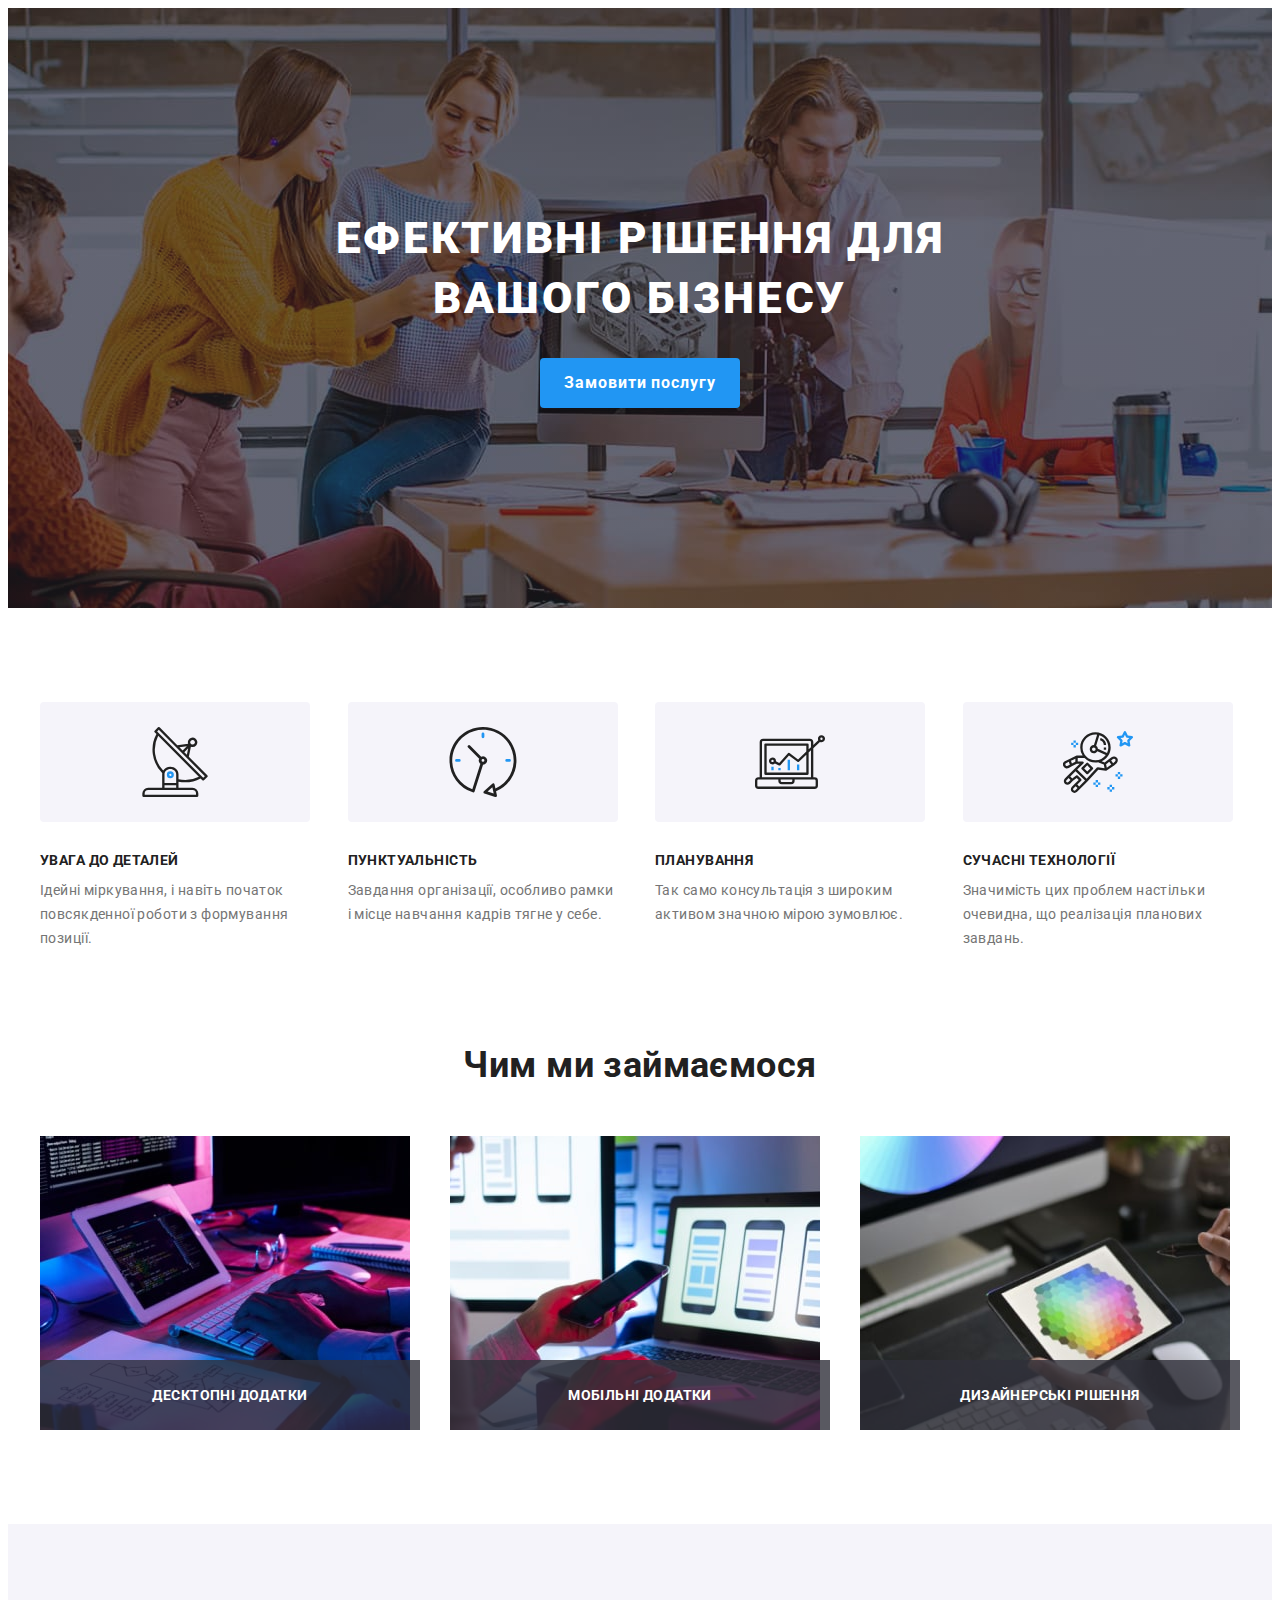
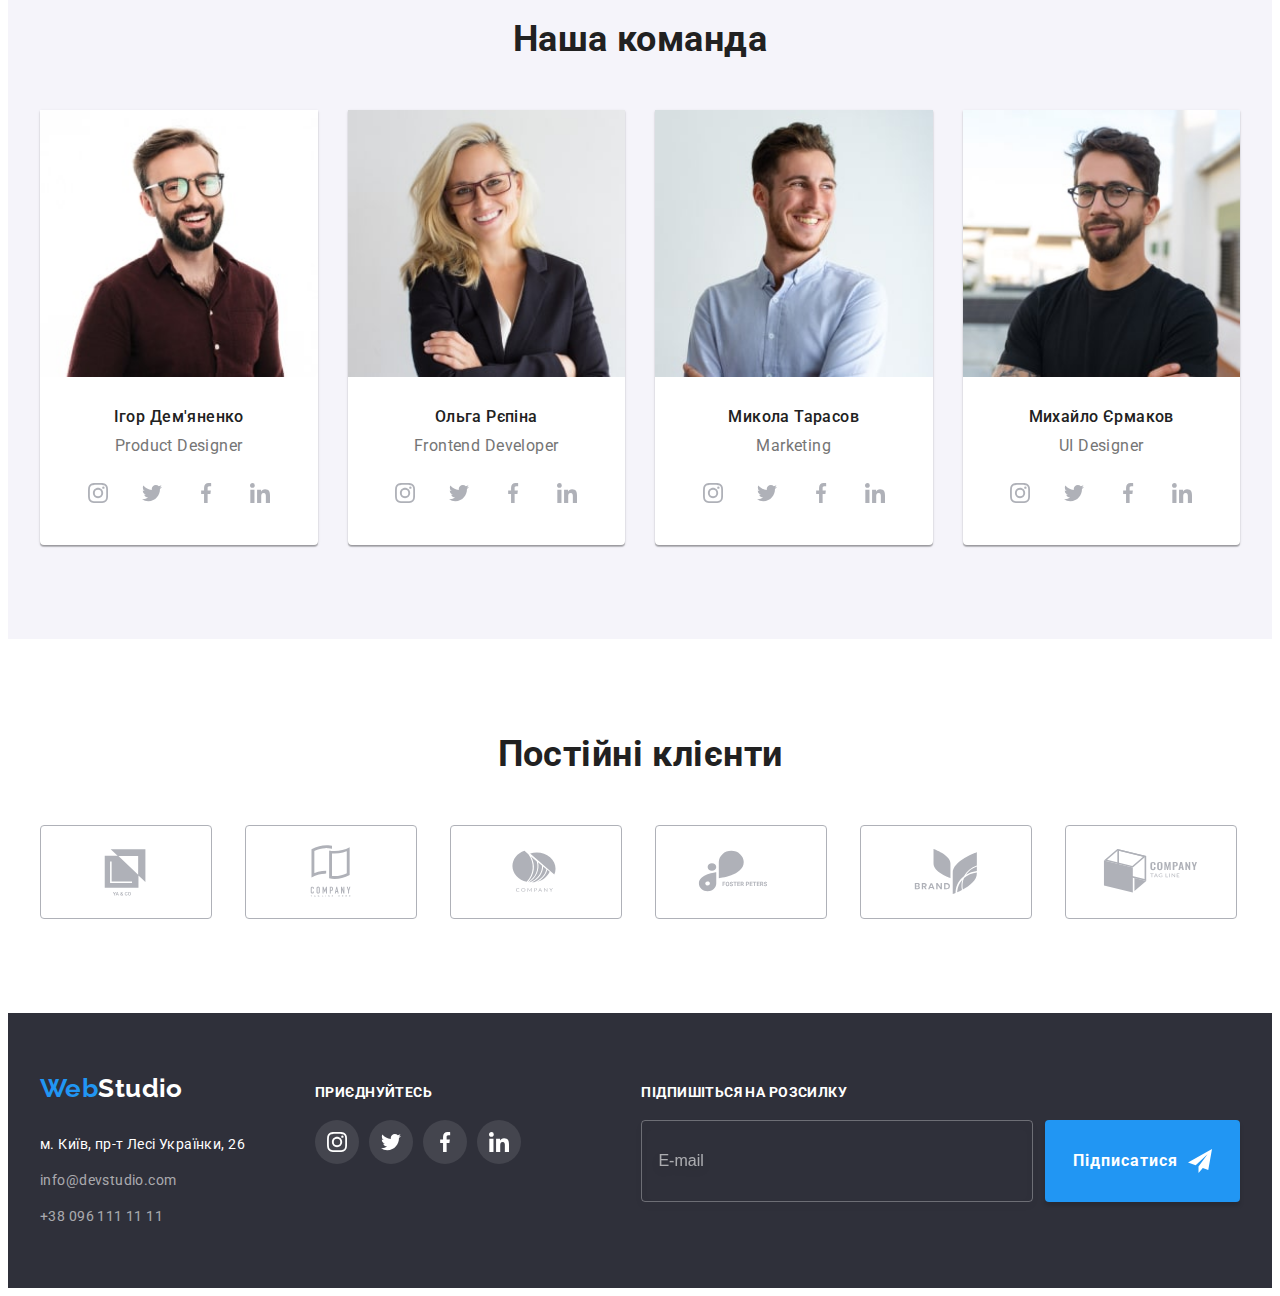
<file: index.html>
<!DOCTYPE html>
<html lang="uk">

<head>
	<meta charset="UTF-8" />
	<meta http-equiv="X-UA-Compatible" content="IE=edge" />
	<meta name="viewport" content="width=device-width, initial-scale=1.0" />
	<title>Студія</title>

	<!-- Modern normalize -->
	<link rel="stylesheet" href="https://cdnjs.cloudflare.com/ajax/libs/modern-normalize/1.1.0/modern-normalize.min.css"
		integrity="sha512-wpPYUAdjBVSE4KJnH1VR1HeZfpl1ub8YT/NKx4PuQ5NmX2tKuGu6U/JRp5y+Y8XG2tV+wKQpNHVUX03MfMFn9Q=="
		crossorigin="anonymous" referrerpolicy="no-referrer" />

	<!-- Fonts -->
	<link rel="preconnect" href="https://fonts.googleapis.com" />
	<link rel="preconnect" href="https://fonts.gstatic.com" crossorigin />
	<link href="https://fonts.googleapis.com/css2?family=Raleway:wght@700&family=Roboto:wght@400;500;700;900&display=swap"
		rel="stylesheet" />

	<!-- Custom styles -->
	<link rel="stylesheet" href="./css/main.min.css">
</head>

<body>
	<!-- Header -->
	<header>
		<!-- Navigation -->
		<!-- <div class="container header__nav">
			<nav class="nav">
				<a href="./index.html" class="logo header__logo link">
					Web<span class="header__logo--black">Studio</span>
				</a>
				<ul class="nav__list list">
					<li class="nav__item">
						<a class="nav__link nav__link--current link" href="./index.html">Студія</a>
					</li>
					<li class="nav__item">
						<a class="nav__link link" href="./portfolio.html">Портфоліо</a>
					</li>
					<li class="nav__item">
						<a class="nav__link link" href="">Контакти</a>
					</li>
				</ul>
			</nav> -->
		<!-- Contacts -->
		<!-- <ul class="header__contacts list">
				<li class="contacts__item">
					<a class="contacts__link link" href="mailto:info@devstudio.com">
						<svg class="contact__icons" width="16" height="12">
							<use href="./images/icons.svg#envelope"></use>
						</svg>
						info@devstudio.com
					</a>
				</li>
				<li class="contacts__item">
					<a class="contacts__link link" href="tel:+380961111111">
						<svg class="contact__icons" width="10" height="16">
							<use href="./images/icons.svg#smartphone"></use>
						</svg>
						+38 096 111 11 11
					</a>
				</li>
			</ul> -->
		</div>
	</header>
	<main>
		<!-- Hero -->
		<section class="hero">
			<div class="container">
				<h1 class="hero__title">Ефективні рішення для<br> вашого бізнесу</h1>
				<button class="hero__btn" type="button" data-modal-open>Замовити послугу</button>
			</div>
		</section>
		<!-- Features -->
		<section class="features">
			<div class="container">
				<h2 class="section__title visually-hidden">Особливості</h2>
				<ul class="features__list list card__set">
					<li class="features__item card__set-item">
						<div class="features__container">
							<svg class="features__icons" width="70" height="70">
								<use href="./images/icons.svg#antenna"></use>
							</svg>
						</div>
						<h3 class="features__title">УВАГА ДО ДЕТАЛЕЙ</h3>
						<p class="features__text">
							Ідейні міркування, і навіть початок повсякденної роботи з
							формування позиції.
						</p>
					</li>
					<li class="features__item card__set-item">
						<div class="features__container">
							<svg class="features__icons" width="70" height="70">
								<use href="./images/icons.svg#clock"></use>
							</svg>
						</div>
						<h3 class="features__title">ПУНКТУАЛЬНІСТЬ</h3>
						<p class="features__text">
							Завдання організації, особливо рамки і місце навчання кадрів тягне
							у себе.
						</p>
					</li>
					<li class="features__item card__set-item">
						<div class="features__container">
							<svg class="features__icons" width="70" height="70">
								<use href="./images/icons.svg#diagram"></use>
							</svg>
						</div>
						<h3 class="features__title">ПЛАНУВАННЯ</h3>
						<p class="features__text">
							Так само консультація з широким активом значною мірою зумовлює.
						</p>
					</li>
					<li class="features__item card__set-item">
						<div class="features__container">
							<svg class="features__icons" width="70" height="70">
								<use href="./images/icons.svg#astronaut"></use>
							</svg>
						</div>
						<h3 class="features__title">СУЧАСНІ ТЕХНОЛОГІЇ</h3>
						<p class="features__text">
							Значимість цих проблем настільки очевидна, що реалізація планових
							завдань.
						</p>
					</li>
				</ul>
			</div>
		</section>
		<!-- Work -->
		<section class="work">
			<div class="container">
				<h2 class="section__title">Чим ми займаємося</h2>
				<ul class="work__list list card__set">
					<li class="work__item card__set-item">
						<img class="work__img" srcset="./images/work/img_1_370.jpg 1x, ./images/work/img_1_740.jpg 2x"
							src="./images/box1.jpg" alt="Приклад роботи команди студії" width="370" height="294" />
						<div class="work__overlay">
							<p class="work__description">Десктопні додатки</p>
						</div>
					</li>
					<li class="work__item card__set-item">
						<img class="work__img" srcset="./images/work/img_2_370.jpg 1x, ./images/work/img_2_740.jpg 2x"
							src="./images/box2.jpg" alt="Приклад роботи команди студії" width="370" height="294" />
						<div class="work__overlay">
							<p class="work__description">Мобільні додатки</p>
						</div>
					</li>
					<li class="work__item card__set-item">
						<img class="work__img" srcset="./images/work/img_3_370.jpg 1x, ./images/work/img_3_740.jpg 2x"
							src="./images/box3.jpg" alt="Приклад роботи команди студії" width="370" height="294" />
						<div class="work__overlay">
							<p class="work__description">Дизайнерські рішення</p>
						</div>
					</li>
				</ul>
			</div>
		</section>
		<!-- Team -->
		<section class="team">
			<div class="container">
				<h2 class="section__title">Наша команда</h2>
				<ul class="team__list card__set list">
					<li class="team__member card__set-item">
						<img
							srcset="./images/team/1-270.jpg 270w, ./images/team/1-354.jpg 354w, ./images/team/1-450.jpg 450w, ./images/team/1-540.jpg 540w, ./images/team/1-708.jpg 708w, ./images/team/1-900.jpg 900w,"
							sizes="(min-width: 1200px) 270px, 
		           (min-width: 768px) 354px, 
		           (min-width: 480px) 450px, 100vw" src="./images/team-card-1.jpg" alt="фото співробітника" width="450"
							height="460" />
						<div class="member__description">
							<h3 class="member__title">Ігор Дем'яненко</h3>
							<p class="member__text">Product Designer</p>
							<ul class="member__socials list">
								<li class="socials__item">
									<a class="socials__link" href="https://instagram.com/" target="_blank" rel="noopener noreferrer"
										aria-label="Instagram">
										<svg class="socials__icon" width="20" height="20">
											<use href="./images/icons.svg#instagram"></use>
										</svg>
									</a>
								</li>
								<li class="socials__item">
									<a class="socials__link" href="https://twitter.com/" target="_blank" rel="noopener noreferrer"
										aria-label="Twitter">
										<svg class="socials__icon" width="20" height="20">
											<use href="./images/icons.svg#twitter"></use>
										</svg>
									</a>
								</li>
								<li class="socials__item">
									<a class="socials__link" href="https://facebook.com/" target="_blank" rel="noopener noreferrer"
										aria-label="Facebook">
										<svg class="socials__icon" width="20" height="20">
											<use href="./images/icons.svg#facebook"></use>
										</svg>
									</a>
								</li>
								<li class="socials__item">
									<a class="socials__link" href="https://linkedin.com/" target="_blank" rel="noopener noreferrer"
										aria-label="Linkedin">
										<svg class="socials__icon" width="20" height="20">
											<use href="./images/icons.svg#linkedin"></use>
										</svg>
									</a>
								</li>
							</ul>
						</div>
					</li>
					<li class="team__member card__set-item">
						<img
							srcset="./images/team/2-270.jpg 270w, ./images/team/2-354.jpg 354w, ./images/team/2-450.jpg 450w, ./images/team/2-540.jpg 540w, ./images/team/2-708.jpg 708w, ./images/team/2-900.jpg 900w,"
							sizes="(min-width: 1200px) 270px, 
								           (min-width: 768px) 354px, 
								           (min-width: 480px) 450px, 100vw" src="./images/team-card-2.jpg" alt="фото співробітника" width="450"
							height="460" />
						<div class="member__description">
							<h3 class="member__title">Ольга Рєпіна</h3>
							<p class="member__text">Frontend Developer</p>
							<ul class="member__socials list">
								<li class="socials__item">
									<a class="socials__link" href="https://instagram.com/" target="_blank" rel="noopener noreferrer"
										aria-label="Instagram">
										<svg class="socials__icon" width="20" height="20">
											<use href="./images/icons.svg#instagram"></use>
										</svg>
									</a>
								</li>
								<li class="socials__item">
									<a class="socials__link" href="https://twitter.com/" target="_blank" rel="noopener noreferrer"
										aria-label="Twitter">
										<svg class="socials__icon" width="20" height="20">
											<use href="./images/icons.svg#twitter"></use>
										</svg>
									</a>
								</li>
								<li class="socials__item">
									<a class="socials__link" href="https://facebook.com/" target="_blank" rel="noopener noreferrer"
										aria-label="Facebook">
										<svg class="socials__icon" width="20" height="20">
											<use href="./images/icons.svg#facebook"></use>
										</svg>
									</a>
								</li>
								<li class="socials__item">
									<a class="socials__link" href="https://linkedin.com/" target="_blank" rel="noopener noreferrer"
										aria-label="Linkedin">
										<svg class="socials__icon" width="20" height="20">
											<use href="./images/icons.svg#linkedin"></use>
										</svg>
									</a>
								</li>
							</ul>
						</div>
					</li>
					<li class="team__member card__set-item">
						<img
							srcset="./images/team/3-270.jpg 270w, ./images/team/3-354.jpg 354w, ./images/team/3-450.jpg 450w, ./images/team/3-540.jpg 540w, ./images/team/3-708.jpg 708w, ./images/team/3-900.jpg 900w,"
							sizes="(min-width: 1200px) 270px, 
														           (min-width: 768px) 354px, 
														           (min-width: 480px) 450px, 100vw" src="./images/team-card-3.jpg" alt="фото співробітника"
							width="450" height="460" />
						<div class="member__description">
							<h3 class="member__title">Микола Тарасов</h3>
							<p class="member__text">Marketing</p>
							<ul class="member__socials list">
								<li class="socials__item">
									<a class="socials__link" href="https://instagram.com/" target="_blank" rel="noopener noreferrer"
										aria-label="Instagram">
										<svg class="socials__icon" width="20" height="20">
											<use href="./images/icons.svg#instagram"></use>
										</svg>
									</a>
								</li>
								<li class="socials__item">
									<a class="socials__link" href="https://twitter.com/" target="_blank" rel="noopener noreferrer"
										aria-label="Twitter">
										<svg class="socials__icon" width="20" height="20">
											<use href="./images/icons.svg#twitter"></use>
										</svg>
									</a>
								</li>
								<li class="socials__item">
									<a class="socials__link" href="https://facebook.com/" target="_blank" rel="noopener noreferrer"
										aria-label="Facebook">
										<svg class="socials__icon" width="20" height="20">
											<use href="./images/icons.svg#facebook"></use>
										</svg>
									</a>
								</li>
								<li class="socials__item">
									<a class="socials__link" href="https://linkedin.com/" target="_blank" rel="noopener noreferrer"
										aria-label="Linkedin">
										<svg class="socials__icon" width="20" height="20">
											<use href="./images/icons.svg#linkedin"></use>
										</svg>
									</a>
								</li>
							</ul>
						</div>
					</li>
					<li class="team__member card__set-item">
						<img
							srcset="./images/team/4-270.jpg 270w, ./images/team/4-354.jpg 354w, ./images/team/4-450.jpg 450w, ./images/team/4-540.jpg 540w, ./images/team/4-708.jpg 708w, ./images/team/4-900.jpg 900w,"
							sizes="(min-width: 1200px) 270px, 
														           (min-width: 768px) 354px, 
														           (min-width: 480px) 450px, 100vw" src="./images/team-card-4.jpg" alt="фото співробітника"
							width="450" height="460" />
						<div class="member__description">
							<h3 class="member__title">Михайло Єрмаков</h3>
							<p class="member__text">UI Designer</p>
							<ul class="member__socials list">
								<li class="socials__item">
									<a class="socials__link" href="https://instagram.com/" target="_blank" rel="noopener noreferrer"
										aria-label="Instagram">
										<svg class="socials__icon" width="20" height="20">
											<use href="./images/icons.svg#instagram"></use>
										</svg>
									</a>
								</li>
								<li class="socials__item">
									<a class="socials__link" href="https://twitter.com/" target="_blank" rel="noopener noreferrer"
										aria-label="Twitter">
										<svg class="socials__icon" width="20" height="20">
											<use href="./images/icons.svg#twitter"></use>
										</svg>
									</a>
								</li>
								<li class="socials__item">
									<a class="socials__link" href="https://facebook.com/" target="_blank" rel="noopener noreferrer"
										aria-label="Facebook">
										<svg class="socials__icon" width="20" height="20">
											<use href="./images/icons.svg#facebook"></use>
										</svg>
									</a>
								</li>
								<li class="socials__item">
									<a class="socials__link" href="https://linkedin.com/" target="_blank" rel="noopener noreferrer"
										aria-label="Linkedin">
										<svg class="socials__icon" width="20" height="20">
											<use href="./images/icons.svg#linkedin"></use>
										</svg>
									</a>
								</li>
							</ul>
						</div>
					</li>
				</ul>
			</div>
		</section>
		<!-- Customers -->
		<section class="customers">
			<div class="container">
				<h2 class="section__title">Постійні клієнти</h2>
				<ul class="customers__list list card__set">
					<li class="customers__item card__set-item">
						<a class="customers__link" href="">
							<svg class="customers__icon" width="106" height="60">
								<use href="./images/icons.svg#logo1"></use>
							</svg>
						</a>
					</li>
					<li class="customers__item card__set-item">
						<a class="customers__link" href="">
							<svg class="customers__icon" width="106" height="60">
								<use href="./images/icons.svg#logo2"></use>
							</svg>
						</a>
					</li>
					<li class="customers__item card__set-item">
						<a class="customers__link" href="">
							<svg class="customers__icon" width="106" height="60">
								<use href="./images/icons.svg#logo3"></use>
							</svg>
						</a>
					</li>
					<li class="customers__item card__set-item">
						<a class="customers__link" href="">
							<svg class="customers__icon" width="106" height="60">
								<use href="./images/icons.svg#logo4"></use>
							</svg>
						</a>
					</li>
					<li class="customers__item card__set-item">
						<a class="customers__link" href="">
							<svg class="customers__icon" width="106" height="60">
								<use href="./images/icons.svg#logo5"></use>
							</svg>
						</a>
					</li>
					<li class="customers__item card__set-item">
						<a class="customers__link" href="">
							<svg class="customers__icon" width="106" height="60">
								<use href="./images/icons.svg#logo6"></use>
							</svg>
						</a>
					</li>
				</ul>
			</div>
		</section>
	</main>
	<!-- Footer -->
	<footer>
		<div class="container container__footer">
			<div class="container__address" id="contacts">
				<a href="./index.html" class="logo footer__logo link">
					Web<span class="footer__logo--white">Studio</span>
				</a>
				<address class="footer__address">
					<p class="address__text">м. Київ, пр-т Лесі Українки, 26</p>
					<ul class="address__list list">
						<li>
							<a href="mailto:info@devstudio.com" class="address__link address__link--mail link">info@devstudio.com</a>
						</li>
						<li>
							<a href="tel:+380961111111" class="address__link address__link--tel link">+38 096 111 11 11</a>
						</li>
					</ul>
				</address>
			</div>
			<div class="container__join">
				<p class="join__text">приєднуйтесь</p>
				<ul class="join__list list">
					<li class="join__item">
						<a class="join__link" href="https://instagram.com/" target="_blank" rel="noopener noreferrer"
							aria-label="Instagram">
							<svg class="join__icon" width="20" height="20">
								<use href="./images/icons.svg#instagram"></use>
							</svg>
						</a>
					</li>
					<li class="join__item">
						<a class="join__link" href="https://twitter.com/" target="_blank" rel="noopener noreferrer"
							aria-label="Twitter">
							<svg class="join__icon" width="20" height="20">
								<use href="./images/icons.svg#twitter"></use>
							</svg>
						</a>
					</li>
					<li class="join__item">
						<a class="join__link" href="https://facebook.com/" target="_blank" rel="noopener noreferrer"
							aria-label="Facebook">
							<svg class="join__icon" width="20" height="20">
								<use href="./images/icons.svg#facebook"></use>
							</svg>
						</a>
					</li>
					<li class="join__item">
						<a class="join__link" href="https://linkedin.com/" target="_blank" rel="noopener noreferrer"
							aria-label="Linkedin">
							<svg class="join__icon" width="20" height="20">
								<use href="./images/icons.svg#linkedin"></use>
							</svg>
						</a>
					</li>
				</ul>
			</div>
			<div class="container__subscription">
				<p class="subscription__text">Підпишіться на розсилку</p>
				<form class="subscription__form">
					<label class="subscription__label">
						<input class="subscription__field" type="email" name="user_mail" placeholder="E-mail">
					</label>
					<button class="subscription__btn" type="submit">Підписатися
						<svg class="subscription__icon" width="24" height="24">
							<use href="./images/icons.svg#send"></use>
						</svg>
					</button>
				</form>
			</div>
		</div>
	</footer>
	<!-- Modal window -->
	<div class="backdrop is-hidden" data-modal>
		<div class="modal">
			<button class="modal__btn--close" data-modal-close>
				<svg class="modal__icon" width="18" height="18">
					<use href="./images/icons.svg#close"></use>
				</svg>
			</button>
			<strong class="modal__label">Залиште свої дані, ми вам передзвонимо</strong>
			<form class="modal__form" name="modal_form">
				<div class="form__group" role="group">
					<label class="form__label" for="user_name">Ім'я</label>
					<div class="form__wrapper">
						<input class="form__field" type="text" name="user_name" id="user_name" minlength="3">
						<svg class="form__icon" width="18" height="18">
							<use href="./images/icons.svg#person"></use>
						</svg>
					</div>
					<label class="form__label" for="user_phone">Телефон</label>
					<div class="form__wrapper">
						<input class="form__field" type="tel" name="user_phone" id="user_phone">
						<svg class="form__icon" width="18" height="18">
							<use href="./images/icons.svg#phone"></use>
						</svg>
					</div>
					<label class="form__label" for="user_mail">Пошта</label>
					<div class="form__wrapper">
						<input class="form__field" type="email" name="user_mail" id="user_mail">
						<svg class="form__icon" width="18" height="18">
							<use href="./images/icons.svg#email"></use>
						</svg>
					</div>
					<label class="form__label" for="user_message">Коментар</label>
					<textarea class="form__message" name="user_message" id="user_message" placeholder="Введіть текст"></textarea>
				</div>
				<div class="form__agreement" role="group">
					<input class="agreement__checkbox visually-hidden" type="checkbox" id="user_agreement" />
					<svg class="agreement__icon" width="18" height="16">
						<use class="uncheck" href="./images/icons.svg#uncheck"></use>
						<use class="check" href="./images/icons.svg#check"></use>
					</svg>
					<label class="agreement__desc" for="user_agreement">
						Погоджуюся з розсилкою та приймаю
						<a class="agreement__link" href="">Умови договору</a>
					</label>
				</div>
				<button class="form__btn" type="submit">Відправити</button>
			</form>
		</div>
	</div>
	<script src="./js/modal.js"></script>
</body>

</html>
</file>
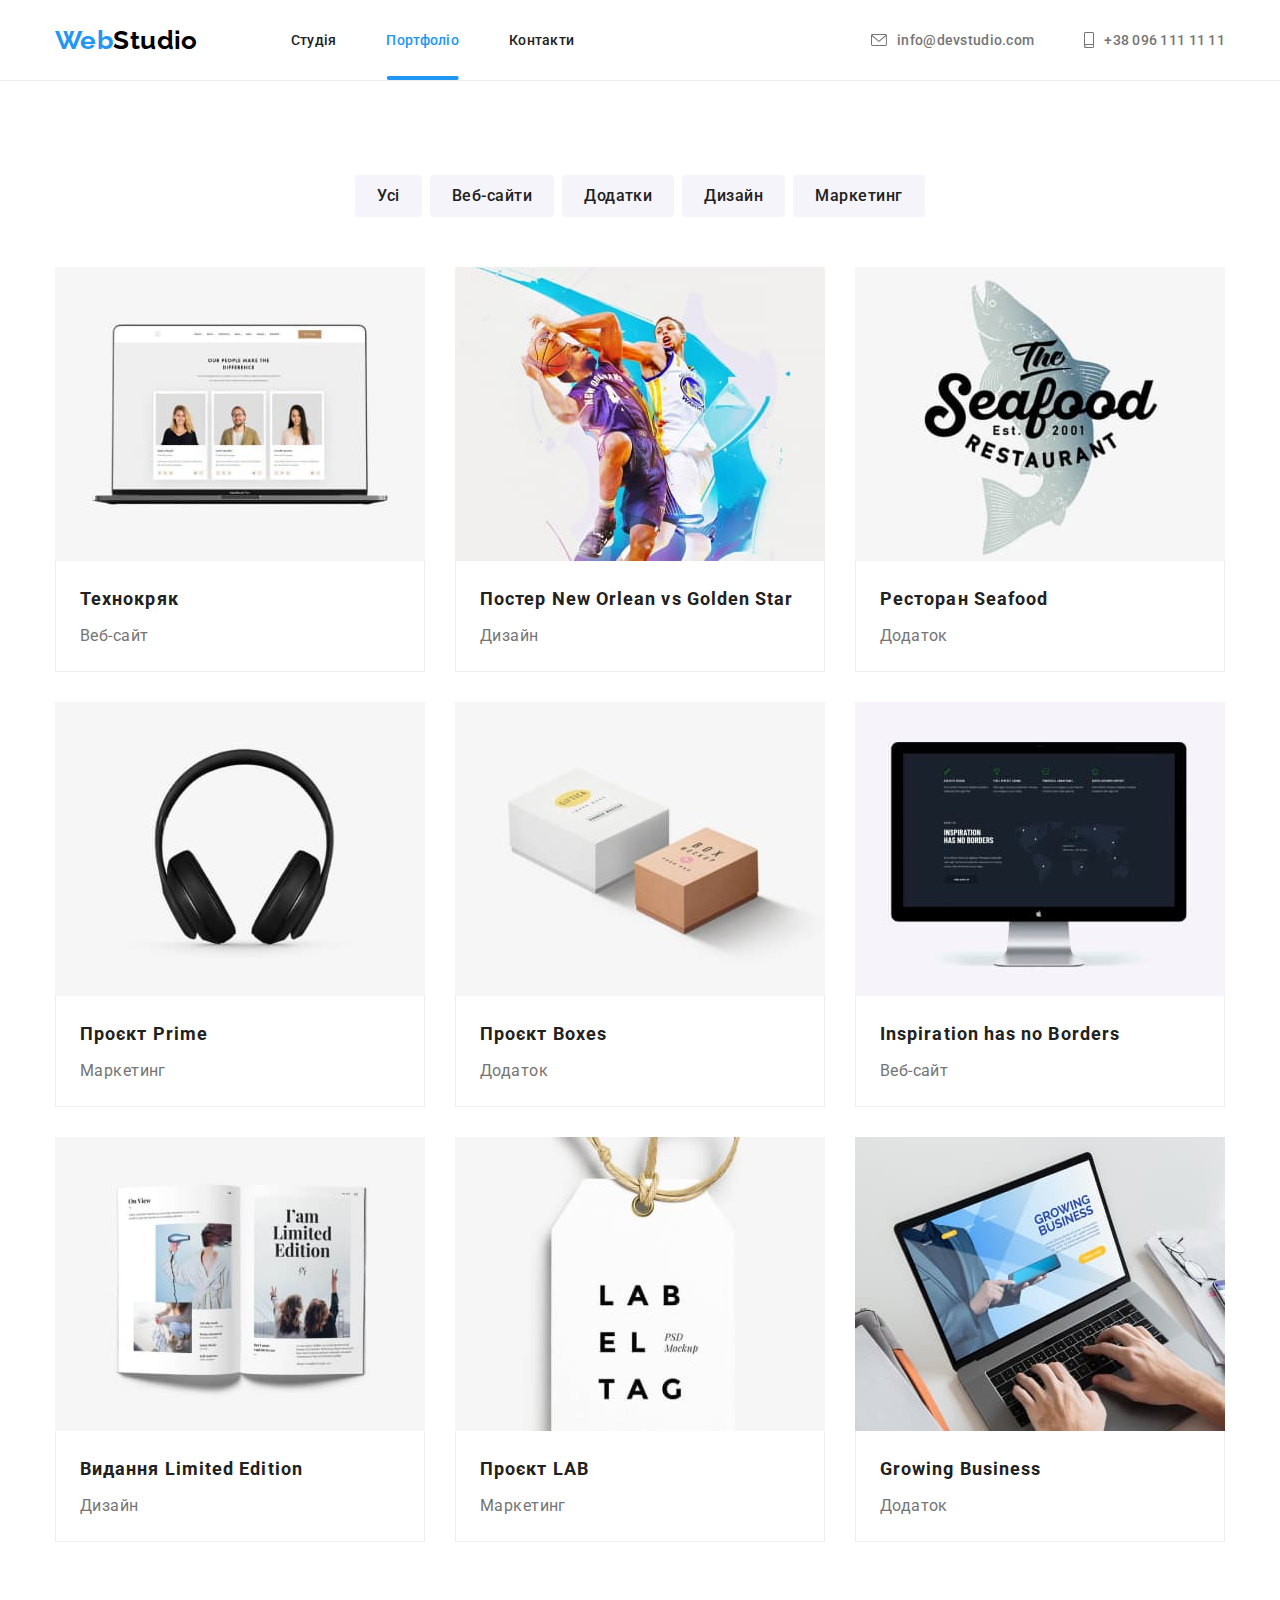
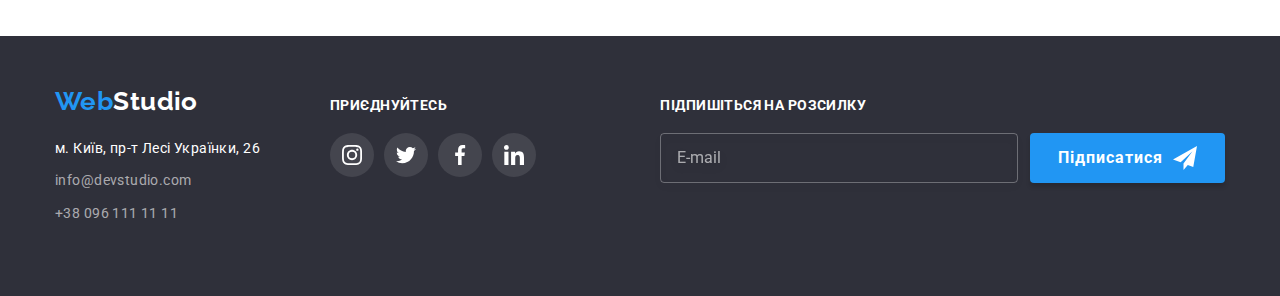
<file: portfolio.html>
<!DOCTYPE html>
<html lang="uk">

<head>
    <meta charset="UTF-8" />
    <meta http-equiv="X-UA-Compatible" content="IE=edge" />
    <meta name="viewport" content="width=device-width, initial-scale=1.0" />
    <title>Портфоліо</title>
    <!-- Fonts -->
    <link rel="preconnect" href="https://fonts.googleapis.com" />
    <link rel="preconnect" href="https://fonts.gstatic.com" crossorigin />
    <link
        href="https://fonts.googleapis.com/css2?family=Raleway:wght@700&family=Roboto:wght@400;500;700;900&display=swap"
        rel="stylesheet" />
    <!-- modern-normalize -->
    <link rel="stylesheet"
        href="https://cdnjs.cloudflare.com/ajax/libs/modern-normalize/1.1.0/modern-normalize.min.css">
    <!-- styles.css -->
    <link rel="stylesheet" href="./css/styles.css">
</head>

<body>
    <!-- Header -->
    <header class="heder__project">
        <!-- Navigation -->
        <div class="container header__nav">
            <nav class="nav">
                <a href="./index.html" class="logo header__logo link">
                    Web<span class="header__logo--black">Studio</span>
                </a>
                <ul class="nav__list list">
                    <li class="nav__item">
                        <a class="nav__link link" href="./index.html">Студія</a>
                    </li>
                    <li class="nav__item">
                        <a class="nav__link nav__link--current link" href="./portfolio.html">Портфоліо</a>
                    </li>
                    <li class="nav__item">
                        <a class="nav__link link" href="">Контакти</a>
                    </li>
                </ul>
            </nav>
            <!-- Contacts -->
            <ul class="header__contacts list">
                <li class="contacts__item">
                    <a class="contacts__link link" href="mailto:info@devstudio.com">
                        <svg class="contact__icons" width="16" height="12">
                            <use href="./images/icons.svg#envelope"></use>
                        </svg>
                        info@devstudio.com
                    </a>
                </li>
                <li class="contacts__item">
                    <a class="contacts__link link" href="tel:+380961111111">
                        <svg class="contact__icons" width="10" height="16">
                            <use href="./images/icons.svg#smartphone"></use>
                        </svg>
                        +38 096 111 11 11
                    </a>
                </li>
            </ul>
        </div>
    </header>
    <main>
        <!-- Portfolio -->
        <section class="section portfolio__project">
            <div class="container">
                <h1 class="visually-hidden">Проєкти</h1>
                <!-- Filters -->
                <ul class="project__filter list">
                    <li class="filter__item">
                        <button class="filter_btn button" type="button">Усі</button>
                    </li>
                    <li class="filter__item">
                        <button class="filter_btn button" type="button">Веб-сайти</button>
                    </li>
                    <li class="filter__item">
                        <button class="filter_btn button" type="button">Додатки</button>
                    </li>
                    <li class="filter__item">
                        <button class="filter_btn button" type="button">Дизайн</button>
                    </li>
                    <li class="filter__item">
                        <button class="filter_btn button" type="button">Маркетинг</button>
                    </li>
                </ul>
                <!-- Projects -->
                <ul class="project__list card__set list">
                    <li class="project__item card__set-item">
                        <a class="project__link link" href="">
                            <div class="project__thumb">
                                <img src="./images/project-img-1.jpg" alt="Фото проєкту" width="370" height="294" />
                                <div class="thumb__overlay">
                                    <p class="overlay__text">
                                        Ресурс пропонує комплексні пропозиції з різним рівнем функціоналу та сервісів.
                                        Все
                                        це дозволить відвідувачу отримати
                                        вичерпні відомості про компанію чи приватну особу.
                                    </p>
                                </div>
                            </div>
                            <div class="project__description">
                                <h2 class="description__title">Технокряк</h2>
                                <p class="description__text">Веб-сайт</p>
                            </div>
                        </a>
                    </li>
                    <li class="project__item card__set-item">
                        <a class="project__link link" href="">
                            <div class="project__thumb">
                                <img src="./images/project-img-2.jpg" alt="Фото проєкту" width="370" height="294" />
                                <div class="thumb__overlay">
                                    <p class="overlay__text">
                                        Ресурс пропонує комплексні пропозиції з різним рівнем функціоналу та сервісів.
                                        Все
                                        це дозволить відвідувачу отримати
                                        вичерпні відомості про компанію чи приватну особу.
                                    </p>
                                </div>
                            </div>
                            <div class="project__description">
                                <h2 class="description__title">Постер New Orlean vs Golden Star</h2>
                                <p class="description__text">Дизайн</p>
                            </div>
                        </a>
                    </li>
                    <li class="project__item card__set-item">
                        <a class="project__link link" href="">
                            <div class="project__thumb">
                                <img src="./images/project-img-3.jpg" alt="Фото проєкту" width="370" height="294" />
                                <div class="thumb__overlay">
                                    <p class="overlay__text">
                                        Ресурс пропонує комплексні пропозиції з різним рівнем функціоналу та сервісів.
                                        Все
                                        це дозволить відвідувачу отримати
                                        вичерпні відомості про компанію чи приватну особу.
                                    </p>
                                </div>
                            </div>
                            <div class="project__description">
                                <h2 class="description__title">Ресторан Seafood</h2>
                                <p class="description__text">Додаток</p>
                            </div>
                        </a>
                    </li>
                    <li class="project__item card__set-item">
                        <a class="project__link link" href="">
                            <div class="project__thumb">
                                <img src="./images/project-img-4.jpg" alt="Фото проєкту" width="370" height="294" />
                                <div class="thumb__overlay">
                                    <p class="overlay__text">
                                        Ресурс пропонує комплексні пропозиції з різним рівнем функціоналу та сервісів.
                                        Все
                                        це дозволить відвідувачу отримати
                                        вичерпні відомості про компанію чи приватну особу.
                                    </p>
                                </div>
                            </div>
                            <div class="project__description">
                                <h2 class="description__title">Проєкт Prime</h2>
                                <p class="description__text">Маркетинг</p>
                            </div>
                        </a>
                    </li>
                    <li class="project__item card__set-item">
                        <a class="project__link link" href="">
                            <div class="project__thumb">
                                <img src="./images/project-img-5.jpg" alt="Фото проєкту" width="370" height="294" />
                                <div class="thumb__overlay">
                                    <p class="overlay__text">
                                        Ресурс пропонує комплексні пропозиції з різним рівнем функціоналу та сервісів.
                                        Все
                                        це дозволить відвідувачу отримати
                                        вичерпні відомості про компанію чи приватну особу.
                                    </p>
                                </div>
                            </div>
                            <div class="project__description">
                                <h2 class="description__title">Проєкт Boxes</h2>
                                <p class="description__text">Додаток</p>
                            </div>
                        </a>
                    </li>
                    <li class="project__item card__set-item">
                        <a class="project__link link" href="">
                            <div class="project__thumb">
                                <img src="./images/project-img-6.jpg" alt="Фото проєкту" width="370" height="294" />
                                <div class="thumb__overlay">
                                    <p class="overlay__text">
                                        Ресурс пропонує комплексні пропозиції з різним рівнем функціоналу та сервісів.
                                        Все
                                        це дозволить відвідувачу отримати
                                        вичерпні відомості про компанію чи приватну особу.
                                    </p>
                                </div>
                            </div>
                            <div class="project__description">
                                <h2 class="description__title">Inspiration has no Borders</h2>
                                <p class="description__text">Веб-сайт</p>
                            </div>
                        </a>
                    </li>
                    <li class="project__item card__set-item">
                        <a class="project__link link" href="">
                            <div class="project__thumb">
                                <img src="./images/project-img-7.jpg" alt="Фото проєкту" width="370" height="294" />
                                <div class="thumb__overlay">
                                    <p class="overlay__text">
                                        Ресурс пропонує комплексні пропозиції з різним рівнем функціоналу та сервісів.
                                        Все
                                        це дозволить відвідувачу отримати
                                        вичерпні відомості про компанію чи приватну особу.
                                    </p>
                                </div>
                            </div>
                            <div class="project__description">
                                <h2 class="description__title">Видання Limited Edition</h2>
                                <p class="description__text">Дизайн</p>
                            </div>
                        </a>
                    </li>
                    <li class="project__item card__set-item">
                        <a class="project__link link" href="">
                            <div class="project__thumb">
                                <img src="./images/project-img-8.jpg" alt="Фото проєкту" width="370" height="294" />
                                <div class="thumb__overlay">
                                    <p class="overlay__text">
                                        Ресурс пропонує комплексні пропозиції з різним рівнем функціоналу та сервісів.
                                        Все
                                        це дозволить відвідувачу отримати
                                        вичерпні відомості про компанію чи приватну особу.
                                    </p>
                                </div>
                            </div>
                            <div class="project__description">
                                <h2 class="description__title">Проєкт LAB</h2>
                                <p class="description__text">Маркетинг</p>
                            </div>
                        </a>
                    </li>
                    <li class="project__item card__set-item">
                        <a class="project__link link" href="">
                            <div class="project__thumb">
                                <img src="./images/project-img-9.jpg" alt="Фото проєкту" width="370" height="294" />
                                <div class="thumb__overlay">
                                    <p class="overlay__text">
                                        Ресурс пропонує комплексні пропозиції з різним рівнем функціоналу та сервісів.
                                        Все
                                        це дозволить відвідувачу отримати
                                        вичерпні відомості про компанію чи приватну особу.
                                    </p>
                                </div>
                            </div>
                            <div class="project__description">
                                <h2 class="description__title">Growing Business</h2>
                                <p class="description__text">Додаток</p>
                            </div>
                        </a>
                    </li>
                </ul>
            </div>
        </section>
    </main>
    <!-- Footer -->
    <footer>
        <div class="container container__footer">
            <div class="container__address">
                <a href="./index.html" class="logo footer__logo link">
                    Web<span class="footer__logo--white">Studio</span>
                </a>
                <address class="footer__address">
                    <p class="address__text">м. Київ, пр-т Лесі Українки, 26</p>
                    <ul class="address__list list">
                        <li>
                            <a href="mailto:info@devstudio.com"
                                class="address__link address__link--mail link">info@devstudio.com</a>
                        </li>
                        <li>
                            <a href="tel:+380961111111" class="address__link address__link--tel link">+38 096 111 11
                                11</a>
                        </li>
                    </ul>
                </address>
            </div>
            <div class="container__join">
                <p class="join__text">приєднуйтесь</p>
                <ul class="join__list list">
                    <li class="join__item">
                        <a class="join__link" href="https://instagram.com/" target="_blank" rel="noopener noreferrer"
                            aria-label="Instagram">
                            <svg class="join__icon" width="20" height="20">
                                <use href="./images/icons.svg#instagram"></use>
                            </svg>
                        </a>
                    </li>
                    <li class="join__item">
                        <a class="join__link" href="https://twitter.com/" target="_blank" rel="noopener noreferrer"
                            aria-label="Twitter">
                            <svg class="join__icon" width="20" height="20">
                                <use href="./images/icons.svg#twitter"></use>
                            </svg>
                        </a>
                    </li>
                    <li class="join__item">
                        <a class="join__link" href="https://facebook.com/" target="_blank" rel="noopener noreferrer"
                            aria-label="Facebook">
                            <svg class="join__icon" width="20" height="20">
                                <use href="./images/icons.svg#facebook"></use>
                            </svg>
                        </a>
                    </li>
                    <li class="join__item">
                        <a class="join__link" href="https://linkedin.com/" target="_blank" rel="noopener noreferrer"
                            aria-label="Linkedin">
                            <svg class="join__icon" width="20" height="20">
                                <use href="./images/icons.svg#linkedin"></use>
                            </svg>
                        </a>
                    </li>
                </ul>
            </div>
            <div class="container__subscription">
                <p class="subscription__text">Підпишіться на розсилку</p>
                <form class="subscription__form">
                    <label class="subscription__label">
                        <input class="subscription__field" type="email" name="user_mail" placeholder="E-mail">
                    </label>
                    <button class="button subscription__btn" type="submit">Підписатися
                        <svg class="subscription__icon" width="24" height="24">
                            <use href="./images/icons.svg#send"></use>
                        </svg>
                    </button>
                </form>
            </div>
        </div>
    </footer>
</body>

</html>
</file>
<file: css/styles.css>
:root {
	/* Text colors */
	--primari-text-color: #212121;
	--secondary-text-color: #757575;
	--adress-footer-color: rgba(255, 255, 255, 0.6);
	--logo-black-color: #000000;

	--primari-white-color: #ffffff;

	/* BG colors */

	--bgd-white-color: #f5f4fa;
	--hero-bgc: #c4c4c4;
	--bgd-color-footer: #2f303a;

	/* Accent colors */

	--accent-color: #2196f3;
	--hero-button-activ: #188ce8;
	--main-svg-color: #afb1b8;

	/* Others */
	--indent: 30px;
	--items: 3;

	--anim-fast: 250ms cubic-bezier(0.4, 0, 0.2, 1);

	--modal-idx: 10;
	--menu-idx: 100;
}

/* Base styles */

body {
	font-family: "Roboto", sans-serif;
	font-size: 14px;
	letter-spacing: 0.03em;
	color: var(--primari-text-color);
	background: var(--primari-white-color);
}

/* Reset start */
h1,
h2,
h3,
h4,
p,
li {
	margin: 0;
}

.link {
	text-decoration: none;
	color: currentColor;
}

.list {
	list-style: none;
	margin: 0;
	padding: 0;
}

img {
	display: block;
	max-width: 100%;
	height: auto;
}
/* Reset end */

.visually-hidden {
	position: absolute;
	width: 1px;
	height: 1px;
	margin: -1px;
	border: 0;
	padding: 0;

	white-space: nowrap;
	clip-path: inset(100%);
	clip: rect(0 0 0 0);
	overflow: hidden;
}

.container {
	width: 1200px;
	padding-right: 15px;
	padding-left: 15px;
	margin-right: auto;
	margin-left: auto;
}

.section {
	padding-top: 94px;
	padding-bottom: 94px;
}

.button {
	font-family: inherit;
	font-weight: 700;
	font-size: 16px;
	line-height: calc(30 / 16);
	letter-spacing: 0.06em;

	color: var(--primari-white-color);
	background-color: var(--accent-color);
	box-shadow: 0px 4px 4px rgba(0, 0, 0, 0.15);
	border: none;
	border-radius: 4px;

	transition: background-color var(--anim-fast);

	cursor: pointer;
}

.button:hover,
.button:focus {
	background-color: var(--hero-button-activ);
}

.card__set {
	display: flex;
	flex-wrap: wrap;
	gap: var(--indent);
}

.card__set-item {
	flex-basis: calc(
		(100% - var(--indent) * (var(--items) - 1)) / (var(--items))
	);
}

/* Header */

header {
	background-color: var(--primari-white-color);
}

/* Logo */

.logo {
	font-family: "Raleway";
	font-style: normal;
	font-weight: 700;
	font-size: 26px;
	line-height: calc(31 / 26);

	color: var(--accent-color);
}

.header__logo {
	margin-right: 93px;
}

.header__logo--black {
	color: var(--logo-black-color);
}

/* Navigation */

.header__nav,
.nav,
.nav__list {
	display: flex;
	align-items: center;
}

.nav__item:not(:last-child) {
	margin-right: 50px;
}

.nav__link {
	position: relative;

	display: block;
	padding-top: 32px;
	padding-bottom: 32px;

	font-weight: 500;
	line-height: calc(16 / 14);
	letter-spacing: 0.02em;

	color: var(--primari-text-color);
	transition: color var(--anim-fast);
}

.nav__link:hover,
.nav__link:focus {
	color: var(--accent-color);
}

.nav__link::after {
	content: "";
	position: absolute;
	left: 50%;
	bottom: 0;

	transform: translateX(-50%) scaleX(0.3);

	display: block;
	width: 100%;
	height: 4px;

	border-radius: 2px;

	background-color: var(--accent-color);
	opacity: 0;
	transition: transform var(--anim-fast), opacity var(--anim-fast);
}

.nav__link:hover::after,
.nav__link:focus::after {
	transform: translateX(-50%) scaleX(1);
	opacity: 1;
}

.nav__link--current {
	color: var(--accent-color);
}

.nav__link--current::after {
	content: "";
	position: absolute;
	left: 50%;
	bottom: 0;

	transform: translateX(-50%) scaleX(1);

	display: block;
	width: 100%;
	height: 4px;

	border-radius: 2px;

	background-color: var(--accent-color);
	opacity: 1;
}

/* Contacts header */

.header__contacts {
	display: flex;
	margin-left: auto;
}

.contacts__item:not(:last-child) {
	margin-right: 50px;
}

.contacts__link {
	display: flex;
	align-items: center;
	gap: 10px;

	font-weight: 500;
	line-height: calc(16 / 14);
	letter-spacing: 0.02em;

	color: var(--secondary-text-color);
	transition: color var(--anim-fast);
}

.contacts__link:hover,
.contacts__link:focus {
	color: var(--accent-color);
}

.contact__icons {
	fill: currentColor;
}

/* Hero */

.hero {
	max-width: 1600px;
	margin: 0 auto;
	padding-top: 200px;
	padding-bottom: 200px;

	background-color: var(--hero-bgc);
	background-image: linear-gradient(
			rgba(47, 48, 58, 0.4),
			rgba(47, 48, 58, 0.4)
		),
		url(../images/hero-bgi.jpg);
	background-repeat: no-repeat;
	background-position: center;
	background-size: cover;

	text-align: center;
}

.hero__title {
	margin-bottom: 30px;

	font-weight: 900;
	font-size: 44px;
	line-height: 1.36;

	letter-spacing: 0.06em;
	text-transform: uppercase;

	color: var(--primari-white-color);
}

.hero__btn {
	padding: 10px 32px;
}

/* Features */

.features {
	padding-bottom: 0;

	background-color: var(--primari-white-color);
}

.features__list {
	--items: 4;
}

.features__container {
	display: flex;
	justify-content: center;
	align-items: center;

	margin-bottom: 30px;
	width: 270px;
	height: 120px;

	background-color: var(--bgd-white-color);
	border-radius: 4px;
}

.section__title {
	margin-bottom: 50px;

	font-weight: 700;
	font-size: 36px;
	line-height: 1.17;
	text-align: center;
}

.features__title {
	margin-bottom: 10px;

	font-weight: 700;
	font-size: 14px;
	line-height: 1.14;
	text-transform: uppercase;
}

.features__text {
	width: 270px;

	line-height: 1.7;

	color: var(--secondary-text-color);
}

/* Work */

.work {
	background-color: var(--primari-white-color);
}

.work__item {
	position: relative;
}

.work__overlay {
	position: absolute;
	bottom: 0;
	width: 100%;

	padding-top: 27px;
	padding-bottom: 27px;

	background-color: rgba(47, 48, 58, 0.8);
}

.work__description {
	font-weight: 700;
	line-height: calc(16 / 14);
	text-align: center;
	letter-spacing: 0.03em;
	text-transform: uppercase;

	color: var(--primari-white-color);
}

/* Team */

.team {
	background-color: var(--bgd-white-color);

	text-align: center;
}
.team__list {
	--items: 4;
}

.team__member {
	background-color: var(--primari-white-color);
	box-shadow: 0px 1px 3px rgba(0, 0, 0, 0.12), 0px 1px 1px rgba(0, 0, 0, 0.14),
		0px 2px 1px rgba(0, 0, 0, 0.2);
	border-radius: 0px 0px 4px 4px;
}

.member__description {
	padding-top: 30px;
	padding-bottom: 30px;
}

.member__title {
	margin-bottom: 10px;

	font-weight: 500;
	font-size: 16px;
	line-height: 1.19;
}

.member__text {
	margin-bottom: 16px;

	font-size: 16px;
	line-height: 1.19;

	color: var(--secondary-text-color);
}

.member__socials {
	display: flex;
	justify-content: center;
	align-items: center;
	gap: 10px;
}

.socials__link {
	display: flex;
	justify-content: center;
	align-items: center;
	width: 44px;
	height: 44px;
	border-radius: 50%;

	color: var(--main-svg-color);
	transition: color var(--anim-fast), background-color var(--anim-fast);
}

.socials__link:hover,
.socials__link:focus {
	color: var(--primari-white-color);
	background-color: var(--accent-color);
}

.socials__icon {
	fill: currentColor;
}

/* Customers */

.customers__list {
	display: flex;
	justify-content: center;
	align-items: center;
	gap: 30px;
}

.customers__link {
	display: flex;
	justify-content: center;
	align-items: center;
	width: 170px;
	height: 92px;

	border: 1px solid var(--main-svg-color);
	border-radius: 4px;

	color: var(--main-svg-color);
	transition: color var(--anim-fast), border-color var(--anim-fast);
}

.customers__link:hover,
.customers__link:focus {
	border-color: var(--accent-color);
	color: var(--accent-color);
}

.customers__icon {
	fill: currentColor;
}

/* Footer */

footer {
	background-color: var(--bgd-color-footer);
}

.container__footer {
	display: flex;
	align-items: baseline;

	padding-top: 50px;
	padding-bottom: 70px;
}

/* Logo and address */

.container__address {
	margin-right: 70px;
}

.footer__logo {
	display: inline-block;
	margin-bottom: 20px;
}

.footer__logo--white {
	color: var(--primari-white-color);
}

.address__text {
	display: inline-block;
	margin-bottom: 9px;

	font-style: normal;
	line-height: 1.7;

	color: var(--primari-white-color);
}

.address__link {
	font-style: normal;
	line-height: 1.7;

	color: var(--adress-footer-color);
	transition: color var(--anim-fast);
}

.address__link:hover,
.address__link:focus {
	color: var(--accent-color);
}

.address__link--mail {
	display: inline-block;
	margin-bottom: 9px;
}

/* Join */

.join__text {
	margin-bottom: 20px;

	font-weight: 700;
	text-transform: uppercase;
	line-height: calc(16 / 14);

	color: var(--primari-white-color);
}

.join__list {
	display: flex;
	align-items: center;
	gap: 10px;
}

.join__link {
	display: flex;
	justify-content: center;
	align-items: center;
	width: 44px;
	height: 44px;
	border-radius: 50%;

	color: var(--primari-white-color);
	background-color: rgba(255, 255, 255, 0.1);
	transition: color var(--anim-fast), background-color var(--anim-fast);
}

.join__link:hover,
.join__link:focus {
	color: var(--primari-white-color);
	background-color: var(--accent-color);
}

.join__icon {
	fill: currentColor;
}

/* Subscription */

.container__subscription {
	margin-left: auto;
}

.subscription__text {
	display: inline-block;
	margin-bottom: 20px;

	font-weight: 700;
	line-height: calc(16 / 14);
	letter-spacing: 0.03em;
	text-transform: uppercase;

	color: var(--primari-white-color);
}

.subscription__form {
	display: flex;
	gap: 12px;
}

.subscription__field {
	padding: 15px 16px;
	width: 358px;
	height: 50px;

	font-size: 16px;
	line-height: calc(20 / 16);

	color: var(--primari-white-color);
	background-color: transparent;
	border: 1px solid rgba(255, 255, 255, 0.3);
	filter: drop-shadow(0px 4px 4px rgba(0, 0, 0, 0.15));
	border-radius: 4px;
	outline: 1px solid transparent;
	outline-offset: -1px;

	transition: outline var(--anim-fast);
}

.subscription__field:hover,
.subscription__field:focus {
	outline-color: var(--accent-color);
}

.subscription__field::placeholder {
	color: var(--adress-footer-color);
}

.subscription__btn {
	display: flex;
	justify-content: center;
	align-items: center;
	gap: 10px;
	padding: 10px 28px;
}

.subscription__icon {
	fill: currentColor;
}

/* Portfolio header */

.heder__project {
	border-bottom: 1px solid #ececec;
}

/* Portfolio */

.portfolio__project {
	background-color: var(--primari-white-color);
}

/* Filters */

.project__filter {
	display: flex;
	justify-content: center;
	gap: 8px;

	margin-bottom: 50px;
}

.filter_btn {
	padding: 6px 22px;

	font-weight: 500;
	letter-spacing: 0.03em;
	text-align: center;

	color: var(--primari-text-color);
	background-color: var(--bgd-white-color);
	box-shadow: none;

	transition: color var(--anim-fast), background-color var(--anim-fast),
		box-shadow var(--anim-fast);
}

.filter_btn:hover,
.filter_btn:focus {
	color: var(--primari-white-color);
	background-color: var(--accent-color);
	box-shadow: 0px 3px 1px rgba(0, 0, 0, 0.1), 0px 1px 2px rgba(0, 0, 0, 0.08),
		0px 2px 2px rgba(0, 0, 0, 0.12);
}

/* Projects */

.project__link {
	transition: box-shadow var(--anim-fast);
}

.project__link:hover,
.project__link:focus {
	display: block;
	box-shadow: 0px 1px 1px rgba(0, 0, 0, 0.12), 0px 4px 4px rgba(0, 0, 0, 0.06),
		1px 4px 6px rgba(0, 0, 0, 0.16);
}

.project__description {
	padding: 20px 24px;

	border: 1px solid #eeeeee;
	border-top: none;
}

.description__title {
	margin-bottom: 4px;

	font-weight: 700;
	font-size: 18px;
	line-height: 2;

	letter-spacing: 0.06em;

	color: var(--primari-text-color);
}

.description__text {
	font-size: 16px;
	line-height: 1.87;

	color: var(--secondary-text-color);
}

.project__thumb {
	position: relative;
	overflow: hidden;
}

.thumb__overlay {
	position: absolute;
	top: 0;
	left: 0;

	width: 100%;
	height: 100%;
	padding-right: 24px;
	padding-left: 24px;
	display: flex;
	align-items: center;

	background-color: rgba(33, 150, 243, 0.9);

	transform: translateY(100%);

	transition: transform var(--anim-fast);
}

.project__link:hover .thumb__overlay,
.project__link:focus .thumb__overlay {
	transform: translateY(0);
}

.overlay__text {
	font-size: 18px;
	line-height: calc(28 / 18);
	letter-spacing: 0.03em;

	color: var(--primari-white-color);
}

/* Modal window */

.backdrop {
	position: fixed;
	top: 0;
	left: 0;
	z-index: var(--modal-idx);

	width: 100%;
	height: 100%;

	background-color: rgba(0, 0, 0, 0.2);

	transition: opacity var(--anim-fast), visibility var(--anim-fast);
}

.backdrop.is-hidden {
	opacity: 0;
	visibility: hidden;
	pointer-events: none;
}

.backdrop.is-hidden .modal {
	transform: translate(-50%, -50%) scale(0.8);
}

.modal {
	position: absolute;
	top: 50%;
	left: 50%;

	padding: 40px;
	width: 528px;
	height: 581px;

	background-color: var(--primari-white-color);
	box-shadow: 0px 1px 3px rgba(0, 0, 0, 0.12), 0px 1px 1px rgba(0, 0, 0, 0.14),
		0px 2px 1px rgba(0, 0, 0, 0.2);

	border-radius: 4px;

	transform: translate(-50%, -50%) scale(1);

	transition: translate var(--anim-fast), scale var(--anim-fast);
}

.modal__btn--close {
	position: absolute;
	top: 8px;
	right: 8px;

	padding: 0;
	display: inline-flex;
	justify-content: center;
	align-items: center;

	width: 30px;
	height: 30px;

	background-color: var(--primari-white-color);
	border: 1px solid rgba(0, 0, 0, 0.1);
	border-radius: 50%;

	cursor: pointer;
}

.modal__icon {
	fill: var(--logo-black-color);
	transition: fill var(--anim-fast);
}

.modal__btn--close:hover .modal__icon,
.modal__btn--close:focus .modal__icon {
	fill: var(--accent-color);
}

.modal__label {
	display: block;
	margin-bottom: 12px;

	font-weight: 700;
	font-size: 20px;
	line-height: calc(23 / 20);
	text-align: center;

	color: var(--primari-text-color);
}

.form__label {
	display: block;
	margin-bottom: 4px;

	font-size: 12px;
	line-height: calc(14 / 12);
	letter-spacing: 0.01em;

	color: var(--secondary-text-color);
}

.form__wrapper {
	position: relative;
	margin-bottom: 10px;
}

.form__field {
	width: 100%;
	height: 40px;
	padding-left: 42px;
	padding-right: 42px;

	font-size: 12px;
	line-height: calc(14 / 12);
	letter-spacing: 0.01em;

	border: 1px solid rgba(33, 33, 33, 0.2);
	border-radius: 4px;
	outline: 1px solid transparent;
	outline-offset: -1px;

	transition: outline var(--anim-fast);
}

.form__field:hover,
.form__field:focus {
	outline-color: var(--accent-color);
}

.form__icon {
	position: absolute;
	top: 50%;
	left: 12px;
	transform: translateY(-50%);

	transition: fill var(--anim-fast);
}

.form__field:hover + .form__icon,
.form__field:focus + .form__icon {
	fill: var(--accent-color);
}

.form__message {
	width: 100%;
	height: 120px;
	padding: 12px 16px;
	margin-bottom: 20px;

	resize: none;

	font-size: 12px;
	line-height: calc(14 / 12);
	letter-spacing: 0.01em;

	border: 1px solid rgba(33, 33, 33, 0.2);
	border-radius: 4px;
	outline: 1px solid transparent;
	outline-offset: -1px;

	transition: outline var(--anim-fast);
}

.form__message:hover,
.form__message:focus {
	outline-color: var(--accent-color);
}

.form__message::placeholder {
	color: rgba(117, 117, 117, 0.5);
}

.form__agreement {
	display: flex;
	align-items: center;
	justify-content: center;
	gap: 8.38px;
	margin-bottom: 30px;
}

.uncheck {
	opacity: 1;
	transition: opacity var(--anim-fast);
}
.agreement__checkbox:checked + .agreement__icon .uncheck {
	opacity: 0;
}
.check {
	opacity: 0;
	transition: opacity var(--anim-fast);
}
.agreement__checkbox:checked + .agreement__icon .check {
	opacity: 1;
}

.agreement__desc {
	line-height: calc(24 / 14);
	user-select: none;
	color: var(--primari-text-color);
}

.agreement__link {
	line-height: calc(24 / 14);
	color: var(--accent-color);
	text-underline-offset: 2px;
}

.form__btn {
	display: block;
	margin: 0 auto;
	padding: 10px 52px;
}
</file>
<file: css/main.min.css>
:root{--primari-text-color: #212121;--secondary-text-color: #757575;--adress-footer-color: rgba(255, 255, 255, 0.6);--logo-black-color: #000000;--primari-white-color: #ffffff;--bgd-white-color: #f5f4fa;--hero-bgc: #c4c4c4;--bgd-color-footer: #2f303a;--accent-color: #2196f3;--hero-button-activ: #188ce8;--main-svg-color: #afb1b8;--indent: 30px;--items: 3;--anim-fast: 250ms cubic-bezier(0.4, 0, 0.2, 1);--modal-idx: 10;--menu-idx: 100}.visually-hidden{position:absolute;width:1px;height:1px;margin:-1px;border:0;padding:0;white-space:nowrap;-webkit-clip-path:inset(100%);clip-path:inset(100%);clip:rect(0 0 0 0);overflow:hidden}.form__btn,.filter__btn,.subscription__btn,.hero__btn{font-family:inherit;font-weight:700;font-size:16px;line-height:1.875;letter-spacing:.06em;color:var(--primari-white-color);background-color:var(--accent-color);-webkit-box-shadow:0px 4px 4px rgba(0,0,0,.15);box-shadow:0px 4px 4px rgba(0,0,0,.15);border:none;border-radius:4px;-webkit-transition:background-color var(--anim-fast);transition:background-color var(--anim-fast);cursor:pointer}.form__btn:hover,.filter__btn:hover,.subscription__btn:hover,.hero__btn:hover,.form__btn:focus,.filter__btn:focus,.subscription__btn:focus,.hero__btn:focus{background-color:var(--hero-button-activ)}.subscription__text,.join__text{margin-bottom:20px;font-weight:700;text-transform:uppercase;line-height:1.1428571429;color:var(--primari-white-color)}body{font-family:"Roboto",sans-serif;font-size:14px;letter-spacing:.03em;color:var(--primari-text-color);background:var(--primari-white-color)}.section__title{margin-bottom:50px;font-weight:700;font-size:36px;line-height:1.1666666667;text-align:center}h1,h2,h3,h4,p,li{margin:0}.link{text-decoration:none;color:currentColor}.list{list-style:none;margin:0;padding:0}img{display:block;max-width:100%;height:auto}.container{padding-right:15px;padding-left:15px;margin-right:auto;margin-left:auto}@media screen and (min-width: 480px){.container{width:480px}}@media screen and (min-width: 768px){.container{width:768px}}@media screen and (min-width: 1200px){.container{width:1200px}}.card__set{display:-webkit-box;display:-ms-flexbox;display:flex;-ms-flex-wrap:wrap;flex-wrap:wrap;gap:var(--indent)}.card__set-item{-ms-flex-preferred-size:calc((100% - var(--indent)*(var(--items) - 1))/(var(--items)));flex-basis:calc((100% - var(--indent)*(var(--items) - 1))/(var(--items)))}header{background-color:var(--primari-white-color)}.logo{font-family:"Raleway";font-style:normal;font-weight:700;font-size:26px;line-height:1.1923076923;color:var(--accent-color)}.header__logo{margin-right:93px}.header__logo--black{color:var(--logo-black-color)}.header__nav,.nav,.nav__list{display:-webkit-box;display:-ms-flexbox;display:flex;-webkit-box-align:center;-ms-flex-align:center;align-items:center}.nav__item:not(:last-child){margin-right:50px}.nav__link{position:relative;display:block;padding-top:32px;padding-bottom:32px;font-weight:500;line-height:1.1428571429;letter-spacing:.02em;color:var(--primari-text-color);-webkit-transition:color var(--anim-fast);transition:color var(--anim-fast)}.nav__link:hover,.nav__link:focus{color:var(--accent-color)}.nav__link::after{content:"";position:absolute;left:50%;bottom:0;-webkit-transform:translateX(-50%) scaleX(0.3);transform:translateX(-50%) scaleX(0.3);display:block;width:100%;height:4px;border-radius:2px;background-color:var(--accent-color);opacity:0;-webkit-transition:opacity var(--anim-fast),-webkit-transform var(--anim-fast);transition:opacity var(--anim-fast),-webkit-transform var(--anim-fast);transition:transform var(--anim-fast),opacity var(--anim-fast);transition:transform var(--anim-fast),opacity var(--anim-fast),-webkit-transform var(--anim-fast)}.nav__link:hover::after,.nav__link:focus::after{-webkit-transform:translateX(-50%) scaleX(1);transform:translateX(-50%) scaleX(1);opacity:1}.nav__link--current{color:var(--accent-color)}.nav__link--current::after{content:"";position:absolute;left:50%;bottom:0;-webkit-transform:translateX(-50%) scaleX(1);transform:translateX(-50%) scaleX(1);display:block;width:100%;height:4px;border-radius:2px;background-color:var(--accent-color);opacity:1}.header__contacts{display:-webkit-box;display:-ms-flexbox;display:flex;margin-left:auto}.contacts__item:not(:last-child){margin-right:50px}.contacts__link{display:-webkit-box;display:-ms-flexbox;display:flex;-webkit-box-align:center;-ms-flex-align:center;align-items:center;gap:10px;font-weight:500;line-height:1.1428571429;letter-spacing:.02em;color:var(--secondary-text-color);-webkit-transition:color var(--anim-fast);transition:color var(--anim-fast)}.contacts__link:hover,.contacts__link:focus{color:var(--accent-color)}.contact__icons{fill:currentColor}.hero{max-width:1600px;margin:0 auto;padding-top:118px;padding-bottom:118px;background-color:var(--hero-bgc);background-repeat:no-repeat;background-position:center;background-size:cover;text-align:center;background-image:-webkit-gradient(linear, left top, left bottom, from(rgba(47, 48, 58, 0.4)), to(rgba(47, 48, 58, 0.4))),url(../images/hero/bg_sm@1x.jpg);background-image:linear-gradient(rgba(47, 48, 58, 0.4), rgba(47, 48, 58, 0.4)),url(../images/hero/bg_sm@1x.jpg)}@media screen and (min-width: 1200px){.hero{padding-top:200px;padding-bottom:200px}}@media(min-device-pixel-ratio: 2),(-webkit-min-device-pixel-ratio: 2),(min-resolution: 192dpi),(min-resolution: 2dppx){.hero{background-image:-webkit-gradient(linear, left top, left bottom, from(rgba(47, 48, 58, 0.4)), to(rgba(47, 48, 58, 0.4))),url("../images/hero/bg_sm@2x.jpg");background-image:linear-gradient(rgba(47, 48, 58, 0.4), rgba(47, 48, 58, 0.4)),url("../images/hero/bg_sm@2x.jpg")}}@media screen and (min-width: 481px){.hero{background-image:-webkit-gradient(linear, left top, left bottom, from(rgba(47, 48, 58, 0.4)), to(rgba(47, 48, 58, 0.4))),url("../images/hero/bg_md@1x.jpg");background-image:linear-gradient(rgba(47, 48, 58, 0.4), rgba(47, 48, 58, 0.4)),url("../images/hero/bg_md@1x.jpg")}}@media screen and (min-width: 481px)and (min-device-pixel-ratio: 2),screen and (min-width: 481px)and (-webkit-min-device-pixel-ratio: 2),screen and (min-width: 481px)and (min-resolution: 192dpi),screen and (min-width: 481px)and (min-resolution: 2dppx){.hero{background-image:-webkit-gradient(linear, left top, left bottom, from(rgba(47, 48, 58, 0.4)), to(rgba(47, 48, 58, 0.4))),url("../images/hero/bg_md@2x.jpg");background-image:linear-gradient(rgba(47, 48, 58, 0.4), rgba(47, 48, 58, 0.4)),url("../images/hero/bg_md@2x.jpg")}}@media screen and (min-width: 769px){.hero{background-image:-webkit-gradient(linear, left top, left bottom, from(rgba(47, 48, 58, 0.4)), to(rgba(47, 48, 58, 0.4))),url("../images/hero/bg_lg@1x.jpg");background-image:linear-gradient(rgba(47, 48, 58, 0.4), rgba(47, 48, 58, 0.4)),url("../images/hero/bg_lg@1x.jpg")}}@media screen and (min-width: 769px)and (min-device-pixel-ratio: 2),screen and (min-width: 769px)and (-webkit-min-device-pixel-ratio: 2),screen and (min-width: 769px)and (min-resolution: 192dpi),screen and (min-width: 769px)and (min-resolution: 2dppx){.hero{background-image:-webkit-gradient(linear, left top, left bottom, from(rgba(47, 48, 58, 0.4)), to(rgba(47, 48, 58, 0.4))),url("../images/hero/bg_lg@2x.jpg");background-image:linear-gradient(rgba(47, 48, 58, 0.4), rgba(47, 48, 58, 0.4)),url("../images/hero/bg_lg@2x.jpg")}}.hero__title{margin-bottom:30px;font-weight:900;font-size:26px;line-height:1.6153846154;letter-spacing:.06em;text-transform:uppercase;color:var(--primari-white-color)}@media screen and (min-width: 1200px){.hero__title{font-size:44px;line-height:1.3636363636}}.hero__btn{padding:10px 24px}.features{padding-top:60px;padding-bottom:60px;background-color:var(--primari-white-color)}@media screen and (min-width: 1200px){.features{padding-top:94px;padding-bottom:0}}.features__list{--items: 1}@media screen and (min-width: 768px){.features__list{--items: 2}}@media screen and (min-width: 1200px){.features__list{--items: 4}}.features__container{display:-webkit-box;display:-ms-flexbox;display:flex;-webkit-box-pack:center;-ms-flex-pack:center;justify-content:center;-webkit-box-align:center;-ms-flex-align:center;align-items:center;margin-bottom:30px;width:100%;height:120px;background-color:var(--bgd-white-color);border-radius:4px}@media screen and (min-width: 768px){.features__container{width:354px}}@media screen and (min-width: 1200px){.features__container{width:270px}}.features__title{margin-bottom:10px;font-weight:700;font-size:14px;line-height:1.1428571429;text-transform:uppercase}@media screen and (max-width: 767px){.features__title{text-align:center}}.features__text{width:100%;line-height:1.7142857143;color:var(--secondary-text-color)}@media screen and (min-width: 768px){.features__text{width:354px}}@media screen and (min-width: 1200px){.features__text{width:270px}}.work{display:none;padding-top:60px;padding-bottom:60px;background-color:var(--primari-white-color)}@media screen and (min-width: 1200px){.work{display:block;padding-top:94px;padding-bottom:94px}}.work__item{position:relative}.work__overlay{position:absolute;bottom:0;width:100%;padding-top:27px;padding-bottom:27px;background-color:rgba(47,48,58,.8)}.work__description{font-weight:700;line-height:1.1428571429;text-align:center;letter-spacing:.03em;text-transform:uppercase;color:var(--primari-white-color)}.team{padding-top:60px;padding-bottom:60px;background-color:var(--bgd-white-color);text-align:center}@media screen and (min-width: 1200px){.team{padding-top:94px;padding-bottom:94px}}.team__list{--items: 1}@media screen and (min-width: 768px){.team__list{--items: 2}}@media screen and (min-width: 1200px){.team__list{--items: 4}}.team__member{background-color:var(--primari-white-color);-webkit-box-shadow:0px 1px 3px rgba(0,0,0,.12),0px 1px 1px rgba(0,0,0,.14),0px 2px 1px rgba(0,0,0,.2);box-shadow:0px 1px 3px rgba(0,0,0,.12),0px 1px 1px rgba(0,0,0,.14),0px 2px 1px rgba(0,0,0,.2);border-radius:0px 0px 4px 4px}.member__description{padding-top:30px;padding-bottom:24px}@media screen and (min-width: 1200px){.member__description{padding-bottom:30px}}.member__title{margin-bottom:10px;font-weight:500;font-size:16px;line-height:1.1875}.member__text{margin-bottom:16px;font-size:16px;line-height:1.1875;color:var(--secondary-text-color)}.member__socials{display:-webkit-box;display:-ms-flexbox;display:flex;-webkit-box-pack:center;-ms-flex-pack:center;justify-content:center;-webkit-box-align:center;-ms-flex-align:center;align-items:center;gap:10px}.socials__link{display:-webkit-box;display:-ms-flexbox;display:flex;-webkit-box-pack:center;-ms-flex-pack:center;justify-content:center;-webkit-box-align:center;-ms-flex-align:center;align-items:center;width:44px;height:44px;border-radius:50%;color:var(--main-svg-color);-webkit-transition:color var(--anim-fast),background-color var(--anim-fast);transition:color var(--anim-fast),background-color var(--anim-fast)}.socials__link:hover,.socials__link:focus{color:var(--primari-white-color);background-color:var(--accent-color)}.socials__icon{fill:currentColor}.customers{padding-top:60px;padding-bottom:60px}@media screen and (min-width: 1200px){.customers{padding-top:94px;padding-bottom:94px}}.customers__list{display:-webkit-box;display:-ms-flexbox;display:flex;-webkit-box-pack:center;-ms-flex-pack:center;justify-content:center;-webkit-box-align:center;-ms-flex-align:center;align-items:center}@media screen and (max-width: 767px){.customers__item{--items: 2}}@media screen and (min-width: 1200px){.customers__item{--items: 6}}.customers__link{display:-webkit-box;display:-ms-flexbox;display:flex;-webkit-box-pack:center;-ms-flex-pack:center;justify-content:center;-webkit-box-align:center;-ms-flex-align:center;align-items:center;width:210px;height:92px;border:1px solid var(--main-svg-color);border-radius:4px;color:var(--main-svg-color);-webkit-transition:color var(--anim-fast),border-color var(--anim-fast);transition:color var(--anim-fast),border-color var(--anim-fast)}.customers__link:hover,.customers__link:focus{border-color:var(--accent-color);color:var(--accent-color)}@media screen and (min-width: 768px){.customers__link{width:226px}}@media screen and (min-width: 1200px){.customers__link{width:170px}}.customers__icon{fill:currentColor}footer{background-color:var(--bgd-color-footer)}.container__footer{padding-top:60px;padding-bottom:60px}@media screen and (min-width: 768px){.container__footer{display:-webkit-box;display:-ms-flexbox;display:flex;-ms-flex-wrap:wrap;flex-wrap:wrap;-webkit-box-pack:center;-ms-flex-pack:center;justify-content:center;-webkit-box-align:baseline;-ms-flex-align:baseline;align-items:baseline}}@media screen and (max-width: 1199px){.container__footer{text-align:center}}.container__address{margin-bottom:60px}@media screen and (min-width: 768px){.container__address{margin-right:165px}}@media screen and (min-width: 1200px){.container__address{margin-right:70px;margin-bottom:0}}.footer__logo{display:inline-block;margin-bottom:28px}.footer__logo--white{color:var(--primari-white-color)}.address__text{display:inline-block;margin-bottom:12px;font-style:normal;line-height:1.7142857143;color:var(--primari-white-color)}.address__link{font-style:normal;line-height:1.7142857143;color:var(--adress-footer-color);-webkit-transition:color var(--anim-fast);transition:color var(--anim-fast)}.address__link:hover,.address__link:focus{color:var(--accent-color)}.address__link--mail{display:inline-block;margin-bottom:12px}.join__list{display:-webkit-box;display:-ms-flexbox;display:flex;-webkit-box-pack:center;-ms-flex-pack:center;justify-content:center;-webkit-box-align:center;-ms-flex-align:center;align-items:center;gap:10px}@media screen and (max-width: 767px){.join__list{margin-bottom:60px}}.join__link{display:-webkit-box;display:-ms-flexbox;display:flex;-webkit-box-pack:center;-ms-flex-pack:center;justify-content:center;-webkit-box-align:center;-ms-flex-align:center;align-items:center;width:44px;height:44px;border-radius:50%;color:var(--primari-white-color);background-color:rgba(255,255,255,.1);-webkit-transition:color var(--anim-fast),background-color var(--anim-fast);transition:color var(--anim-fast),background-color var(--anim-fast)}.join__link:hover,.join__link:focus{color:var(--primari-white-color);background-color:var(--accent-color)}.join__icon{fill:currentColor}@media screen and (min-width: 1200px){.container__subscription{margin-left:auto}}@media screen and (min-width: 1200px){.subscription__form{display:-webkit-box;display:-ms-flexbox;display:flex;gap:12px}}.subscription__field{margin-bottom:20px;padding:15px 16px;width:450px;height:50px;font-size:16px;line-height:1.25;color:var(--primari-white-color);background-color:rgba(0,0,0,0);border:1px solid rgba(255,255,255,.3);-webkit-filter:drop-shadow(0px 4px 4px rgba(0, 0, 0, 0.15));filter:drop-shadow(0px 4px 4px rgba(0, 0, 0, 0.15));border-radius:4px;outline:1px solid rgba(0,0,0,0);outline-offset:-1px;-webkit-transition:outline var(--anim-fast);transition:outline var(--anim-fast)}.subscription__field:hover,.subscription__field:focus{outline-color:var(--accent-color)}.subscription__field::-webkit-input-placeholder{color:var(--adress-footer-color)}.subscription__field::-moz-placeholder{color:var(--adress-footer-color)}.subscription__field:-ms-input-placeholder{color:var(--adress-footer-color)}.subscription__field::-ms-input-placeholder{color:var(--adress-footer-color)}.subscription__field::placeholder{color:var(--adress-footer-color)}@media screen and (min-width: 768px){.subscription__field{display:block}}@media screen and (min-width: 1200px){.subscription__field{margin-bottom:0;width:358px}}.subscription__btn{display:-webkit-inline-box;display:-ms-inline-flexbox;display:inline-flex;-webkit-box-pack:center;-ms-flex-pack:center;justify-content:center;-webkit-box-align:center;-ms-flex-align:center;align-items:center;gap:10px;padding:10px 28px}.subscription__icon{fill:currentColor}.heder__project{border-bottom:1px solid #ececec}.portfolio__project{padding-top:60px;padding-bottom:60px;background-color:var(--primari-white-color)}.project__filter{display:-webkit-box;display:-ms-flexbox;display:flex;-webkit-box-pack:center;-ms-flex-pack:center;justify-content:center;gap:8px;margin-bottom:50px}.filter__btn{padding:6px 22px;font-weight:500;letter-spacing:.03em;text-align:center;color:var(--primari-text-color);background-color:var(--bgd-white-color);-webkit-box-shadow:none;box-shadow:none;-webkit-transition:color var(--anim-fast),background-color var(--anim-fast),-webkit-box-shadow var(--anim-fast);transition:color var(--anim-fast),background-color var(--anim-fast),-webkit-box-shadow var(--anim-fast);transition:color var(--anim-fast),background-color var(--anim-fast),box-shadow var(--anim-fast);transition:color var(--anim-fast),background-color var(--anim-fast),box-shadow var(--anim-fast),-webkit-box-shadow var(--anim-fast)}.filter__btn:hover,.filter__btn:focus{color:var(--primari-white-color);background-color:var(--accent-color);-webkit-box-shadow:0px 3px 1px rgba(0,0,0,.1),0px 1px 2px rgba(0,0,0,.08),0px 2px 2px rgba(0,0,0,.12);box-shadow:0px 3px 1px rgba(0,0,0,.1),0px 1px 2px rgba(0,0,0,.08),0px 2px 2px rgba(0,0,0,.12)}.project__link{-webkit-transition:-webkit-box-shadow var(--anim-fast);transition:-webkit-box-shadow var(--anim-fast);transition:box-shadow var(--anim-fast);transition:box-shadow var(--anim-fast), -webkit-box-shadow var(--anim-fast)}.project__link:hover,.project__link:focus{display:block;-webkit-box-shadow:0px 1px 1px rgba(0,0,0,.12),0px 4px 4px rgba(0,0,0,.06),1px 4px 6px rgba(0,0,0,.16);box-shadow:0px 1px 1px rgba(0,0,0,.12),0px 4px 4px rgba(0,0,0,.06),1px 4px 6px rgba(0,0,0,.16)}.project__description{padding:20px 24px;border:1px solid #eee;border-top:none}.description__title{margin-bottom:4px;font-weight:700;font-size:18px;line-height:2;letter-spacing:.06em;color:var(--primari-text-color)}.description__text{font-size:16px;line-height:1.87;color:var(--secondary-text-color)}.project__thumb{position:relative;overflow:hidden}.thumb__overlay{position:absolute;top:0;left:0;width:100%;height:100%;padding-right:24px;padding-left:24px;display:-webkit-box;display:-ms-flexbox;display:flex;-webkit-box-align:center;-ms-flex-align:center;align-items:center;background-color:rgba(33,150,243,.9);-webkit-transform:translateY(100%);transform:translateY(100%);-webkit-transition:-webkit-transform var(--anim-fast);transition:-webkit-transform var(--anim-fast);transition:transform var(--anim-fast);transition:transform var(--anim-fast), -webkit-transform var(--anim-fast)}.project__link:hover .thumb__overlay,.project__link:focus .thumb__overlay{-webkit-transform:translateY(0);transform:translateY(0)}.overlay__text{font-size:18px;line-height:1.5555555556;letter-spacing:.03em;color:var(--primari-white-color)}.backdrop{position:fixed;top:0;left:0;z-index:var(--modal-idx);width:100%;height:100%;background-color:rgba(0,0,0,.2);-webkit-transition:opacity var(--anim-fast),visibility var(--anim-fast);transition:opacity var(--anim-fast),visibility var(--anim-fast)}.backdrop.is-hidden{opacity:0;visibility:hidden;pointer-events:none}.backdrop.is-hidden .modal{-webkit-transform:translate(-50%, -50%) scale(0.8);transform:translate(-50%, -50%) scale(0.8)}.modal{position:absolute;top:50%;left:50%;padding:40px;width:528px;height:581px;background-color:var(--primari-white-color);-webkit-box-shadow:0px 1px 3px rgba(0,0,0,.12),0px 1px 1px rgba(0,0,0,.14),0px 2px 1px rgba(0,0,0,.2);box-shadow:0px 1px 3px rgba(0,0,0,.12),0px 1px 1px rgba(0,0,0,.14),0px 2px 1px rgba(0,0,0,.2);border-radius:4px;-webkit-transform:translate(-50%, -50%) scale(1);transform:translate(-50%, -50%) scale(1);-webkit-transition:translate var(--anim-fast),scale var(--anim-fast);transition:translate var(--anim-fast),scale var(--anim-fast)}.modal__btn--close{position:absolute;top:8px;right:8px;padding:0;display:-webkit-inline-box;display:-ms-inline-flexbox;display:inline-flex;-webkit-box-pack:center;-ms-flex-pack:center;justify-content:center;-webkit-box-align:center;-ms-flex-align:center;align-items:center;width:30px;height:30px;background-color:var(--primari-white-color);border:1px solid rgba(0,0,0,.1);border-radius:50%;cursor:pointer}.modal__icon{fill:var(--logo-black-color);-webkit-transition:fill var(--anim-fast);transition:fill var(--anim-fast)}.modal__btn--close:hover .modal__icon,.modal__btn--close:focus .modal__icon{fill:var(--accent-color)}.modal__label{display:block;margin-bottom:12px;font-weight:700;font-size:20px;line-height:1.15;text-align:center;color:var(--primari-text-color)}.form__label{display:block;margin-bottom:4px;font-size:12px;line-height:1.1666666667;letter-spacing:.01em;color:var(--secondary-text-color)}.form__wrapper{position:relative;margin-bottom:10px}.form__field{width:100%;height:40px;padding-left:42px;padding-right:42px;font-size:12px;line-height:1.1666666667;letter-spacing:.01em;border:1px solid rgba(33,33,33,.2);border-radius:4px;outline:1px solid rgba(0,0,0,0);outline-offset:-1px;-webkit-transition:outline var(--anim-fast);transition:outline var(--anim-fast)}.form__field:hover,.form__field:focus{outline-color:var(--accent-color)}.form__icon{position:absolute;top:50%;left:12px;-webkit-transform:translateY(-50%);transform:translateY(-50%);-webkit-transition:fill var(--anim-fast);transition:fill var(--anim-fast)}.form__field:hover+.form__icon,.form__field:focus+.form__icon{fill:var(--accent-color)}.form__message{width:100%;height:120px;padding:12px 16px;margin-bottom:20px;resize:none;font-size:12px;line-height:1.1666666667;letter-spacing:.01em;border:1px solid rgba(33,33,33,.2);border-radius:4px;outline:1px solid rgba(0,0,0,0);outline-offset:-1px;-webkit-transition:outline var(--anim-fast);transition:outline var(--anim-fast)}.form__message:hover,.form__message:focus{outline-color:var(--accent-color)}.form__message::-webkit-input-placeholder{color:rgba(117,117,117,.5)}.form__message::-moz-placeholder{color:rgba(117,117,117,.5)}.form__message:-ms-input-placeholder{color:rgba(117,117,117,.5)}.form__message::-ms-input-placeholder{color:rgba(117,117,117,.5)}.form__message::placeholder{color:rgba(117,117,117,.5)}.form__agreement{display:-webkit-box;display:-ms-flexbox;display:flex;-webkit-box-align:center;-ms-flex-align:center;align-items:center;-webkit-box-pack:center;-ms-flex-pack:center;justify-content:center;gap:8.38px;margin-bottom:30px}.uncheck{opacity:1;-webkit-transition:opacity var(--anim-fast);transition:opacity var(--anim-fast)}.agreement__checkbox:checked+.agreement__icon .uncheck{opacity:0}.check{opacity:0;-webkit-transition:opacity var(--anim-fast);transition:opacity var(--anim-fast)}.agreement__checkbox:checked+.agreement__icon .check{opacity:1}.agreement__desc{line-height:1.7142857143;-webkit-user-select:none;-moz-user-select:none;-ms-user-select:none;user-select:none;color:var(--primari-text-color)}.agreement__link{line-height:1.7142857143;color:var(--accent-color);text-underline-offset:2px}.form__btn{display:block;margin:0 auto;padding:10px 52px}/*# sourceMappingURL=main.min.css.map */
</file>
